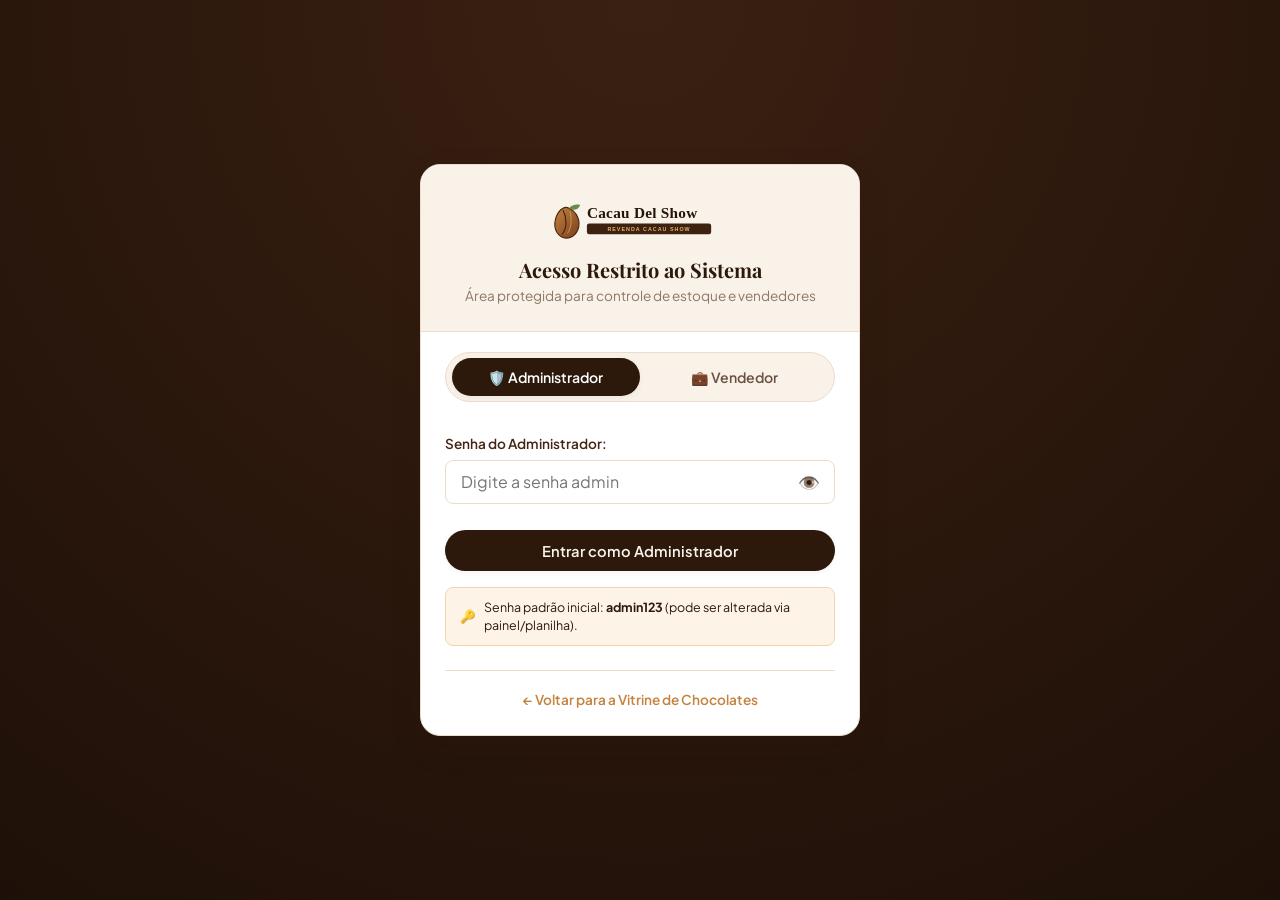
<file: admin.html>
<!DOCTYPE html>
<html lang="pt-BR">
<head>
  <meta charset="UTF-8">
  <meta name="viewport" content="width=device-width, initial-scale=1.0">
  <title>Cacau Del Show - Revenda | Painel Administrativo</title>
  <meta name="description" content="Painel de controle de estoque base e vendedores da revenda Cacau Show.">
  <link rel="stylesheet" href="css/style.css">
  <link rel="icon" type="image/svg+xml" href="assets/images/logo.svg">
</head>
<body>

  <!-- ==================== HEADER ADMIN ==================== -->
  <header class="site-header">
    <div class="container header-inner">
      <a href="admin.html" class="brand-link" title="Cacau Del Show - Revenda">
        <img src="assets/images/logo.svg" alt="Cacau Del Show - Revenda Logo">
      </a>

      <!-- Navegação Interna da Equipe -->
      <nav class="main-nav" aria-label="Navegação da equipe">
        <a href="admin.html" class="nav-link active">Controle de Estoque (Admin)</a>
        <a href="vendedor.html" class="nav-link">Portal do Vendedor</a>
        <a href="index.html" class="nav-link" target="_blank">Ver Vitrine Pública ↗</a>
      </nav>

      <!-- Ações do Cabeçalho -->
      <div class="header-actions">
        <button id="btn-sync-sheets" class="btn btn-outline btn-sm" title="Sincronizar com o Google Planilhas">
          🔄 Sincronizar
        </button>
        <button id="btn-admin-sheets-status" class="sheets-status-pill">
          <span class="status-dot" id="admin-status-dot"></span>
          <span id="admin-status-text">Conectando...</span>
        </button>
        <!-- Perfil e Logout -->
        <button type="button" id="btn-admin-logout" class="btn btn-outline btn-sm" style="color: var(--status-danger);" title="Encerrar sessão de administrador">
          🚪 Sair
        </button>
      </div>
    </div>
  </header>

  <main class="container" style="padding-top: 1.5rem; padding-bottom: 4rem;">
    <!-- ==================== CABEÇALHO DO PAINEL ==================== -->
    <div class="dashboard-header">
      <div>
        <div style="display: inline-block; background: var(--caramel-bg); color: var(--cacao-dark); font-size: 0.78rem; font-weight: 700; padding: 0.2rem 0.65rem; border-radius: var(--radius-pill); margin-bottom: 0.35rem; border: 1px solid var(--caramel-soft);">
          🛡️ ÁREA RESTRITA - PERFIL ADMINISTRADOR
        </div>
        <h2>Controle de Estoque Base & Revenda</h2>
        <p>Administração central do estoque geral da revenda Cacau Show, produtos e acompanhamento de vendedores.</p>
      </div>
      <div style="display: flex; gap: 0.6rem; flex-wrap: wrap;">
        <button type="button" class="btn btn-primary" id="btn-novo-produto">
          + Novo Produto
        </button>
        <button type="button" class="btn btn-secondary" id="btn-novo-vendedor">
          + Novo Vendedor
        </button>
      </div>
    </div>

    <!-- ==================== KPIS / MÉTRICAS PRINCIPAIS ==================== -->
    <section class="kpi-grid">
      <div class="kpi-card">
        <div class="kpi-icon">📦</div>
        <div class="kpi-info">
          <h4>Estoque Base (Loja/Depósito)</h4>
          <div class="kpi-number" id="kpi-estoque-base">0</div>
          <div class="kpi-sub">unidades disponíveis</div>
        </div>
      </div>

      <div class="kpi-card">
        <div class="kpi-icon">💼</div>
        <div class="kpi-info">
          <h4>Com Vendedores</h4>
          <div class="kpi-number" id="kpi-com-vendedores" style="color: var(--caramel-gold);">0</div>
          <div class="kpi-sub">unidades em circulação</div>
        </div>
      </div>

      <div class="kpi-card">
        <div class="kpi-icon">💰</div>
        <div class="kpi-info">
          <h4>Vendas Faturadas</h4>
          <div class="kpi-number" id="kpi-faturamento-total" style="color: var(--status-success);">R$ 0,00</div>
          <div class="kpi-sub" id="kpi-vendas-qtd">0 itens vendidos</div>
        </div>
      </div>

      <div class="kpi-card">
        <div class="kpi-icon">🍫</div>
        <div class="kpi-info">
          <h4>Produtos Ativos</h4>
          <div class="kpi-number" id="kpi-produtos-ativos">0</div>
          <div class="kpi-sub">visíveis no catálogo</div>
        </div>
      </div>
    </section>

    <!-- ==================== ABAS DE NAVEGAÇÃO ADMIN ==================== -->
    <nav class="admin-tabs" aria-label="Abas Administrativas">
      <button class="admin-tab-btn active" data-tab="tab-produtos">📦 Estoque Geral de Produtos</button>
      <button class="admin-tab-btn" data-tab="tab-vendedores">👥 Gestão de Vendedores & Senhas</button>
      <button class="admin-tab-btn" data-tab="tab-historico">📜 Histórico de Movimentações</button>
      <button class="admin-tab-btn" data-tab="tab-planilha">🔗 Integração Google Planilhas & Segurança</button>
    </nav>

    <!-- ==================== ABA 1: PRODUTOS & ESTOQUE GERAL ==================== -->
    <section class="admin-section active" id="tab-produtos">
      <div class="table-card">
        <div class="table-toolbar">
          <div class="search-box" style="max-width: 320px;">
            <span class="search-icon">🔍</span>
            <input type="text" id="admin-search-prod" placeholder="Filtrar por nome, linha ou categoria...">
          </div>
          <div style="font-size: 0.85rem; color: var(--text-muted);" id="admin-prod-count">
            0 produtos cadastrados
          </div>
        </div>

        <div class="data-table-wrapper">
          <table class="data-table" id="tabela-produtos">
            <thead>
              <tr>
                <th style="width: 60px;">Foto</th>
                <th>Nome do Produto Cacau Show</th>
                <th>Linha / Categoria</th>
                <th>Preço Unitário</th>
                <th style="text-align: center;">Estoque Base</th>
                <th style="text-align: center;">Ações Rápidas</th>
              </tr>
            </thead>
            <tbody id="tbody-produtos">
              <!-- Renderizado via JS -->
            </tbody>
          </table>
        </div>
      </div>
    </section>

    <!-- ==================== ABA 2: VENDEDORES & DESEMPENHO ==================== -->
    <section class="admin-section" id="tab-vendedores">
      <div class="table-card">
        <div class="table-toolbar">
          <div style="font-weight: 600; color: var(--cacao-dark);">
            Desempenho & Controle de Senhas dos Vendedores
          </div>
          <button type="button" class="btn btn-outline btn-sm" id="btn-add-vendedor-sec">
            + Cadastrar Novo Vendedor
          </button>
        </div>

        <div class="data-table-wrapper">
          <table class="data-table" id="tabela-vendedores">
            <thead>
              <tr>
                <th>Vendedor</th>
                <th>Telefone</th>
                <th style="text-align: center;">Total Retirado</th>
                <th style="text-align: center;">Total Vendido</th>
                <th style="text-align: center;">Saldo em Mãos (Sacola)</th>
                <th style="text-align: right;">Faturamento Total</th>
                <th style="text-align: center;">Ações & Senha</th>
              </tr>
            </thead>
            <tbody id="tbody-vendedores">
              <!-- Renderizado via JS -->
            </tbody>
          </table>
        </div>
      </div>

      <!-- Detalhes do Vendedor Selecionado -->
      <div id="seller-drilldown-box" style="margin-top: 1.5rem; display: none;" class="table-card">
        <div class="table-toolbar" style="background: var(--caramel-bg);">
          <div style="font-weight: 700; color: var(--cacao-dark);" id="seller-drilldown-title">
            Itens em Mãos com o Vendedor
          </div>
          <button type="button" class="btn btn-outline btn-sm" id="btn-fechar-drilldown">Fechar Detalhes</button>
        </div>
        <div class="data-table-wrapper">
          <table class="data-table">
            <thead>
              <tr>
                <th>Item</th>
                <th>Retirado</th>
                <th>Vendido</th>
                <th>Saldo Restante</th>
                <th>Preço Estimado</th>
              </tr>
            </thead>
            <tbody id="tbody-seller-items">
              <!-- Renderizado via JS -->
            </tbody>
          </table>
        </div>
      </div>
    </section>

    <!-- ==================== ABA 3: HISTÓRICO DE MOVIMENTAÇÕES ==================== -->
    <section class="admin-section" id="tab-historico">
      <div class="table-card">
        <div class="table-toolbar">
          <div style="display: flex; gap: 0.5rem; align-items: center;">
            <label style="font-size: 0.85rem; font-weight: 600;">Filtrar Tipo:</label>
            <select id="select-filtro-historico" class="form-control" style="width: auto; padding: 0.35rem 0.75rem;">
              <option value="todos">Todas as Movimentações</option>
              <option value="retiradas">Apenas Retiradas de Estoque</option>
              <option value="vendas">Apenas Vendas Realizadas</option>
            </select>
          </div>
        </div>

        <div class="data-table-wrapper">
          <table class="data-table" id="tabela-historico">
            <thead>
              <tr>
                <th>Data/Hora</th>
                <th>Tipo</th>
                <th>Vendedor</th>
                <th>Produto</th>
                <th style="text-align: center;">Quantidade</th>
                <th style="text-align: right;">Valor</th>
                <th>Detalhes / Pgto</th>
              </tr>
            </thead>
            <tbody id="tbody-historico">
              <!-- Renderizado via JS -->
            </tbody>
          </table>
        </div>
      </div>
    </section>

    <!-- ==================== ABA 4: CONFIGURAÇÃO PLANILHA & SEGURANÇA ==================== -->
    <section class="admin-section" id="tab-planilha">
      <div style="display: grid; grid-template-columns: 1fr 1fr; gap: 1.5rem;">
        <!-- Configuração Planilha -->
        <div class="table-card" style="padding: 1.5rem;">
          <h3 style="margin-bottom: 0.5rem; color: var(--cacao-dark);">Conexão Google Planilhas</h3>
          <p style="margin-bottom: 1.25rem; font-size: 0.88rem;">
            Vincule sua planilha Google Drive para manter estoques, senhas e vendas sincronizados em tempo real.
          </p>

          <div class="form-group">
            <label for="admin-sheets-url">URL da Web App (Apps Script):</label>
            <input type="url" id="admin-sheets-url" class="form-control" placeholder="https://script.google.com/macros/s/.../exec">
          </div>

          <div style="display: flex; gap: 0.75rem; flex-wrap: wrap; margin-bottom: 1rem;">
            <button type="button" class="btn btn-primary btn-sm" id="btn-testar-salvar-planilha">
              Salvar & Testar Conexão
            </button>
            <button type="button" class="btn btn-outline btn-sm" id="btn-desconectar-planilha">
              Usar Modo Local
            </button>
          </div>

          <div id="admin-sheets-feedback" style="padding: 0.85rem; border-radius: var(--radius-sm); margin-bottom: 1rem; display: none;"></div>

          <a href="google-apps-script/INSTRUCOES_PLANILHA.md" target="_blank" class="btn btn-outline btn-sm" style="width: 100%;">
            📄 Abrir Manual Passo a Passo de Instalação
          </a>
        </div>

        <!-- Alteração de Senha do Administrador -->
        <div class="table-card" style="padding: 1.5rem;">
          <h3 style="margin-bottom: 0.5rem; color: var(--cacao-dark);">Segurança & Senha Admin</h3>
          <p style="margin-bottom: 1.25rem; font-size: 0.88rem;">
            Altere a senha mestre de acesso do perfil Administrador.
          </p>

          <form id="form-alterar-senha-admin">
            <div class="form-group">
              <label for="input-nova-senha-admin">Nova Senha de Administrador:</label>
              <input type="password" id="input-nova-senha-admin" class="form-control" required placeholder="Digite a nova senha">
            </div>

            <div class="form-group">
              <label for="input-confirma-senha-admin">Confirmar Nova Senha:</label>
              <input type="password" id="input-confirma-senha-admin" class="form-control" required placeholder="Repita a nova senha">
            </div>

            <button type="submit" class="btn btn-secondary" style="width: 100%;">
              🔒 Atualizar Senha de Administrador
            </button>
          </form>
        </div>
      </div>
    </section>
  </main>

  <!-- ==================== MODAL: CADASTRO / EDIÇÃO DE PRODUTO ==================== -->
  <dialog id="modal-produto">
    <div class="dialog-content">
      <div class="dialog-header">
        <h3 id="modal-prod-titulo">Cadastrar Produto Cacau Show</h3>
        <button type="button" class="dialog-close" id="modal-prod-fechar">&times;</button>
      </div>
      <form id="form-produto">
        <div class="dialog-body">
          <input type="hidden" id="prod-form-id">

          <div class="form-group">
            <label for="prod-form-nome">Nome do Produto *</label>
            <input type="text" id="prod-form-nome" class="form-control" required placeholder="Ex: Tablete LaCreme Branco 100g">
          </div>

          <div class="form-row">
            <div class="form-group">
              <label for="prod-form-categoria">Linha / Categoria *</label>
              <select id="prod-form-categoria" class="form-control" required>
                <option value="Trufas">Trufas 30g</option>
                <option value="LaCreme">Linha LaCreme</option>
                <option value="Bendito Cacao">Bendito Cacao</option>
                <option value="Presentes">Caixas & Presentes</option>
                <option value="Montebello">Linha Montebello</option>
                <option value="Tabletes">Tabletes Gerais</option>
                <option value="Sazonal">Sazonal / Datas Especiais</option>
              </select>
            </div>

            <div class="form-group">
              <label for="prod-form-preco">Preço de Venda (R$) *</label>
              <input type="number" id="prod-form-preco" class="form-control" required step="0.01" min="0" placeholder="0.00">
            </div>
          </div>

          <div class="form-group">
            <label for="prod-form-estoque">Estoque Inicial na Loja/Depósito *</label>
            <input type="number" id="prod-form-estoque" class="form-control" required min="0" placeholder="Ex: 50">
          </div>

          <div class="form-group">
            <label for="prod-form-descricao">Descrição do Produto</label>
            <textarea id="prod-form-descricao" class="form-control" rows="3" placeholder="Informações de sabor, gramatura, características oficiais Cacau Show..."></textarea>
          </div>

          <div class="form-group">
            <label for="prod-form-imagem">Imagem (URL ou Escolha um Modelo)</label>
            <input type="text" id="prod-form-imagem" class="form-control" placeholder="assets/images/trufa-70.svg">
            <div style="display: flex; gap: 0.4rem; margin-top: 0.5rem; flex-wrap: wrap;">
              <button type="button" class="btn btn-outline btn-sm btn-preset-img" data-img="assets/images/trufa-70.svg">Trufa</button>
              <button type="button" class="btn btn-outline btn-sm btn-preset-img" data-img="assets/images/barra-avelas.svg">Tablete</button>
              <button type="button" class="btn btn-outline btn-sm btn-preset-img" data-img="assets/images/bombom-caramelo.svg">Montebello</button>
              <button type="button" class="btn btn-outline btn-sm btn-preset-img" data-img="assets/images/caixa-presente.svg">Caixa Presente</button>
              <button type="button" class="btn btn-outline btn-sm btn-preset-img" data-img="assets/images/drageas-cacau.svg">Drágeas</button>
              <button type="button" class="btn btn-outline btn-sm btn-preset-img" data-img="assets/images/trufa-maracuja.svg">LaCreme</button>
            </div>
          </div>
        </div>

        <div class="dialog-footer">
          <button type="button" class="btn btn-outline" id="modal-prod-cancelar">Cancelar</button>
          <button type="submit" class="btn btn-primary" id="modal-prod-salvar">Salvar Produto</button>
        </div>
      </form>
    </div>
  </dialog>

  <!-- ==================== MODAL: CADASTRO DE VENDEDOR ==================== -->
  <dialog id="modal-vendedor">
    <div class="dialog-content">
      <div class="dialog-header">
        <h3>Cadastrar Novo Vendedor</h3>
        <button type="button" class="dialog-close" id="modal-vend-fechar">&times;</button>
      </div>
      <form id="form-vendedor">
        <div class="dialog-body">
          <div class="form-group">
            <label for="vend-form-nome">Nome do Vendedor *</label>
            <input type="text" id="vend-form-nome" class="form-control" required placeholder="Ex: Juliana Santos">
          </div>
          <div class="form-group">
            <label for="vend-form-telefone">Telefone / WhatsApp</label>
            <input type="text" id="vend-form-telefone" class="form-control" placeholder="(11) 99999-9999">
          </div>
          <div class="form-group">
            <label for="vend-form-senha">Senha / PIN de Acesso *</label>
            <input type="text" id="vend-form-senha" class="form-control" required value="1234" placeholder="Ex: 1234">
            <small style="color: var(--text-muted);">Esta senha será usada pelo vendedor para acessar a área restrita.</small>
          </div>
        </div>
        <div class="dialog-footer">
          <button type="button" class="btn btn-outline" id="modal-vend-cancelar">Cancelar</button>
          <button type="submit" class="btn btn-primary">Cadastrar Vendedor</button>
        </div>
      </form>
    </div>
  </dialog>

  <!-- ==================== MODAL: ALTERAR SENHA DO VENDEDOR ==================== -->
  <dialog id="modal-senha-vendedor">
    <div class="dialog-content">
      <div class="dialog-header">
        <h3>Alterar Senha do Vendedor</h3>
        <button type="button" class="dialog-close" id="modal-senha-vend-fechar">&times;</button>
      </div>
      <div class="dialog-body">
        <p id="senha-vend-nome" style="font-weight: 700; color: var(--cacao-dark); margin-bottom: 1rem;"></p>
        <input type="hidden" id="senha-vend-id">
        <div class="form-group">
          <label for="senha-vend-nova">Nova Senha / PIN:</label>
          <input type="text" id="senha-vend-nova" class="form-control" required placeholder="Digite a nova senha">
        </div>
      </div>
      <div class="dialog-footer">
        <button type="button" class="btn btn-outline" id="modal-senha-vend-cancelar">Cancelar</button>
        <button type="button" class="btn btn-primary" id="modal-senha-vend-salvar">Atualizar Senha</button>
      </div>
    </div>
  </dialog>

  <!-- ==================== MODAL: AJUSTE RÁPIDO DE ESTOQUE ==================== -->
  <dialog id="modal-ajuste-estoque">
    <div class="dialog-content">
      <div class="dialog-header">
        <h3>Ajustar Estoque Base</h3>
        <button type="button" class="dialog-close" id="modal-ajuste-fechar">&times;</button>
      </div>
      <div class="dialog-body">
        <p id="ajuste-prod-nome" style="font-weight: 700; color: var(--cacao-dark); margin-bottom: 1rem;"></p>
        <div class="form-group">
          <label for="ajuste-novo-estoque">Nova Quantidade no Estoque Geral:</label>
          <input type="number" id="ajuste-novo-estoque" class="form-control" min="0">
        </div>
      </div>
      <div class="dialog-footer">
        <button type="button" class="btn btn-outline" id="modal-ajuste-cancelar">Cancelar</button>
        <button type="button" class="btn btn-primary" id="modal-ajuste-confirmar">Atualizar Estoque</button>
      </div>
    </div>
  </dialog>

  <!-- Scripts -->
  <script src="js/sheets-api.js"></script>
  <script src="js/admin.js"></script>
</body>
</html>
</file>
<file: css/style.css>
/* ==========================================================================
   CACAU DEL SHOW - DESIGN SYSTEM EM CORES TERROSAS
   Chocolates Artesanais & Controle de Estoque
   ========================================================================== */

@import url('https://fonts.googleapis.com/css2?family=Playfair+Display:ital,wght@0,500;0,600;0,700;1,400&family=Plus+Jakarta+Sans:wght@400;500;600;700&display=swap');

:root {
  /* Cores Principais (Tons de Cacau e Caramelo) */
  --cacao-black: #1E1008;
  --cacao-dark: #2D180C;
  --cacao-deep: #442614;
  --cacao-medium: #63391E;
  --cacao-light: #84502E;
  --cacao-warm: #A86D43;

  --caramel-gold: #C4823F;
  --caramel-light: #DE9E5C;
  --caramel-soft: #F4D3A8;
  --caramel-bg: #FDF4E7;

  /* Cores de Fundo e Superfícies (Creme Baunilha e Açúcar Mascavo) */
  --bg-creme: #FAF4EB;
  --bg-creme-subtle: #F4EAE0;
  --surface-card: #FFFFFF;
  --surface-muted: #F8F2E8;
  --border-light: #EBDCCB;
  --border-focus: #C4823F;

  /* Textos */
  --text-primary: #24140B;
  --text-secondary: #6B5242;
  --text-muted: #8F7666;
  --text-inverse: #FAF4EB;

  /* Indicadores e Status */
  --status-success: #2E6F40;
  --status-success-bg: #E8F4EC;
  --status-warning: #B36817;
  --status-warning-bg: #FCF1E3;
  --status-danger: #962F24;
  --status-danger-bg: #FBEBE9;
  --status-info: #355C7D;
  --status-info-bg: #E9F1F7;

  /* Sombras Quentes */
  --shadow-sm: 0 2px 6px rgba(45, 24, 12, 0.05);
  --shadow-md: 0 6px 18px rgba(45, 24, 12, 0.08);
  --shadow-lg: 0 12px 32px rgba(45, 24, 12, 0.12);
  --shadow-glow: 0 0 16px rgba(196, 130, 63, 0.35);

  /* Tipografia */
  --font-serif: 'Playfair Display', Georgia, serif;
  --font-sans: 'Plus Jakarta Sans', system-ui, -apple-system, sans-serif;

  /* Bordas e Transições */
  --radius-sm: 8px;
  --radius-md: 14px;
  --radius-lg: 20px;
  --radius-pill: 9999px;
  --transition: all 0.25s cubic-bezier(0.16, 1, 0.3, 1);
}

/* --------------------------------------------------------------------------
   Reset & Base
   -------------------------------------------------------------------------- */
*, *::before, *::after {
  box-sizing: border-box;
  margin: 0;
  padding: 0;
}

html {
  font-size: 16px;
  scroll-behavior: smooth;
  -webkit-tap-highlight-color: transparent;
}

body {
  font-family: var(--font-sans);
  background-color: var(--bg-creme);
  color: var(--text-primary);
  line-height: 1.5;
  min-height: 100vh;
  display: flex;
  flex-direction: column;
}

img, svg {
  display: block;
  max-width: 100%;
}

a {
  color: inherit;
  text-decoration: none;
}

button, input, select, textarea {
  font-family: inherit;
  font-size: inherit;
  color: inherit;
}

/* --------------------------------------------------------------------------
   Tipografia
   -------------------------------------------------------------------------- */
h1, h2, h3, h4, .brand-title {
  font-family: var(--font-serif);
  color: var(--cacao-dark);
  font-weight: 700;
  line-height: 1.25;
}

h1 { font-size: clamp(2rem, 4vw, 2.8rem); }
h2 { font-size: clamp(1.5rem, 3vw, 2.1rem); }
h3 { font-size: 1.25rem; }

p {
  color: var(--text-secondary);
}

/* --------------------------------------------------------------------------
   Layout Containers
   -------------------------------------------------------------------------- */
.container {
  width: 100%;
  max-width: 1240px;
  margin: 0 auto;
  padding: 0 1.25rem;
}

/* --------------------------------------------------------------------------
   Header & Navegação
   -------------------------------------------------------------------------- */
.site-header {
  position: sticky;
  top: 0;
  z-index: 100;
  background: rgba(250, 244, 235, 0.95);
  backdrop-filter: blur(12px);
  -webkit-backdrop-filter: blur(12px);
  border-bottom: 1px solid var(--border-light);
  box-shadow: var(--shadow-sm);
  transition: var(--transition);
}

.header-inner {
  display: flex;
  align-items: center;
  justify-content: space-between;
  padding: 0.85rem 0;
  gap: 1rem;
}

.brand-link {
  display: flex;
  align-items: center;
  gap: 0.75rem;
}

.brand-link img {
  height: 48px;
  width: auto;
}

.main-nav {
  display: flex;
  align-items: center;
  gap: 0.5rem;
}

.nav-link {
  display: inline-flex;
  align-items: center;
  gap: 0.4rem;
  padding: 0.55rem 0.95rem;
  border-radius: var(--radius-pill);
  font-weight: 500;
  font-size: 0.92rem;
  color: var(--cacao-deep);
  transition: var(--transition);
}

.nav-link:hover {
  background: var(--bg-creme-subtle);
  color: var(--cacao-black);
}

.nav-link.active {
  background: var(--cacao-dark);
  color: var(--text-inverse);
}

.nav-link .badge-tag {
  background: var(--caramel-gold);
  color: #FFF;
  font-size: 0.75rem;
  padding: 0.15rem 0.45rem;
  border-radius: var(--radius-pill);
  font-weight: 700;
}

.header-actions {
  display: flex;
  align-items: center;
  gap: 0.6rem;
}

/* Status de Conexão com Google Sheets */
.sheets-status-pill {
  display: inline-flex;
  align-items: center;
  gap: 0.4rem;
  padding: 0.35rem 0.75rem;
  background: var(--surface-card);
  border: 1px solid var(--border-light);
  border-radius: var(--radius-pill);
  font-size: 0.78rem;
  font-weight: 600;
  color: var(--cacao-medium);
  cursor: pointer;
  transition: var(--transition);
}

.sheets-status-pill:hover {
  border-color: var(--caramel-gold);
}

.status-dot {
  width: 8px;
  height: 8px;
  border-radius: 50%;
  background-color: var(--status-warning);
}

.status-dot.connected {
  background-color: var(--status-success);
  box-shadow: 0 0 6px rgba(46, 111, 64, 0.6);
}

.status-dot.error {
  background-color: var(--status-danger);
}

/* --------------------------------------------------------------------------
   Botões Estilizados
   -------------------------------------------------------------------------- */
.btn {
  display: inline-flex;
  align-items: center;
  justify-content: center;
  gap: 0.5rem;
  padding: 0.65rem 1.25rem;
  border-radius: var(--radius-pill);
  font-weight: 600;
  font-size: 0.92rem;
  cursor: pointer;
  border: 1px solid transparent;
  transition: var(--transition);
  white-space: nowrap;
  user-select: none;
}

.btn-primary {
  background: var(--cacao-dark);
  color: var(--text-inverse);
  box-shadow: var(--shadow-sm);
}

.btn-primary:hover {
  background: var(--cacao-deep);
  transform: translateY(-1px);
  box-shadow: var(--shadow-md);
}

.btn-secondary {
  background: var(--caramel-gold);
  color: #FFF;
}

.btn-secondary:hover {
  background: var(--cacao-light);
  transform: translateY(-1px);
}

.btn-outline {
  background: transparent;
  border-color: var(--border-light);
  color: var(--cacao-deep);
}

.btn-outline:hover {
  background: var(--surface-card);
  border-color: var(--caramel-gold);
  color: var(--cacao-dark);
}

.btn-success {
  background: var(--status-success);
  color: #FFF;
}

.btn-success:hover {
  background: #235532;
}

.btn-danger {
  background: var(--status-danger);
  color: #FFF;
}

.btn-sm {
  padding: 0.4rem 0.85rem;
  font-size: 0.82rem;
}

.btn-lg {
  padding: 0.85rem 1.75rem;
  font-size: 1.05rem;
}

.btn-icon {
  width: 40px;
  height: 40px;
  padding: 0;
  border-radius: 50%;
}

.btn:disabled {
  opacity: 0.55;
  cursor: not-allowed;
  transform: none !important;
}

/* --------------------------------------------------------------------------
   Hero Section (Vitrine)
   -------------------------------------------------------------------------- */
.hero-section {
  position: relative;
  background: linear-gradient(135deg, #3A2012 0%, #24130A 100%);
  color: var(--text-inverse);
  padding: 3.5rem 0 4rem;
  overflow: hidden;
  border-bottom: 3px solid var(--caramel-gold);
}

.hero-section::before {
  content: '';
  position: absolute;
  top: -40%;
  right: -10%;
  width: 500px;
  height: 500px;
  background: radial-gradient(circle, rgba(196, 130, 63, 0.22) 0%, transparent 70%);
  border-radius: 50%;
  pointer-events: none;
}

.hero-grid {
  display: grid;
  grid-template-columns: 1.2fr 0.8fr;
  align-items: center;
  gap: 2.5rem;
}

.hero-content h1 {
  color: #FFFDF9;
  margin-bottom: 0.85rem;
}

.hero-subtitle {
  font-size: 1.15rem;
  color: #E6D2C0;
  margin-bottom: 1.75rem;
  max-width: 540px;
}

.hero-badges {
  display: flex;
  flex-wrap: wrap;
  gap: 0.75rem;
  margin-top: 1.5rem;
}

.hero-badge-item {
  display: inline-flex;
  align-items: center;
  gap: 0.4rem;
  padding: 0.35rem 0.85rem;
  background: rgba(255, 255, 255, 0.08);
  border: 1px solid rgba(255, 255, 255, 0.15);
  border-radius: var(--radius-pill);
  font-size: 0.82rem;
  color: #F7E9DC;
}

.hero-image-wrapper {
  display: flex;
  justify-content: center;
  position: relative;
}

.hero-featured-card {
  background: rgba(255, 255, 255, 0.06);
  backdrop-filter: blur(8px);
  border: 1px solid rgba(255, 255, 255, 0.12);
  border-radius: var(--radius-lg);
  padding: 1.5rem;
  text-align: center;
  box-shadow: var(--shadow-lg);
  max-width: 320px;
}

.hero-featured-card img {
  border-radius: var(--radius-md);
  margin-bottom: 1rem;
  box-shadow: var(--shadow-md);
}

/* --------------------------------------------------------------------------
   Filtros & Busca
   -------------------------------------------------------------------------- */
.catalog-controls {
  padding: 2rem 0 1rem;
  display: flex;
  flex-direction: column;
  gap: 1.25rem;
}

.search-and-stock {
  display: flex;
  align-items: center;
  justify-content: space-between;
  flex-wrap: wrap;
  gap: 1rem;
}

.search-box {
  position: relative;
  flex: 1;
  min-width: 260px;
  max-width: 480px;
}

.search-box input {
  width: 100%;
  padding: 0.75rem 1rem 0.75rem 2.8rem;
  background: var(--surface-card);
  border: 1px solid var(--border-light);
  border-radius: var(--radius-pill);
  font-size: 0.95rem;
  transition: var(--transition);
}

.search-box input:focus {
  outline: none;
  border-color: var(--caramel-gold);
  box-shadow: 0 0 0 3px rgba(196, 130, 63, 0.15);
}

.search-icon {
  position: absolute;
  left: 1rem;
  top: 50%;
  transform: translateY(-50%);
  color: var(--text-muted);
  pointer-events: none;
}

.category-pills {
  display: flex;
  align-items: center;
  gap: 0.5rem;
  overflow-x: auto;
  padding-bottom: 0.5rem;
  scrollbar-width: thin;
}

.pill-btn {
  padding: 0.45rem 1.15rem;
  border-radius: var(--radius-pill);
  background: var(--surface-card);
  border: 1px solid var(--border-light);
  font-size: 0.88rem;
  font-weight: 500;
  color: var(--cacao-deep);
  cursor: pointer;
  white-space: nowrap;
  transition: var(--transition);
}

.pill-btn:hover {
  border-color: var(--caramel-gold);
  background: var(--caramel-bg);
}

.pill-btn.active {
  background: var(--cacao-dark);
  color: var(--text-inverse);
  border-color: var(--cacao-dark);
}

/* --------------------------------------------------------------------------
   Grade de Produtos (Vitrine Pública)
   -------------------------------------------------------------------------- */
.product-grid {
  display: grid;
  grid-template-columns: repeat(auto-fill, minmax(280px, 1fr));
  gap: 1.75rem;
  padding: 1.5rem 0 3.5rem;
}

.product-card {
  background: var(--surface-card);
  border-radius: var(--radius-lg);
  border: 1px solid var(--border-light);
  overflow: hidden;
  display: flex;
  flex-direction: column;
  transition: var(--transition);
  position: relative;
  box-shadow: var(--shadow-sm);
}

.product-card:hover {
  transform: translateY(-4px);
  box-shadow: var(--shadow-lg);
  border-color: var(--caramel-soft);
}

.product-img-holder {
  position: relative;
  background: var(--surface-muted);
  height: 220px;
  overflow: hidden;
  display: flex;
  align-items: center;
  justify-content: center;
}

.product-img-holder img {
  width: 100%;
  height: 100%;
  object-fit: cover;
  transition: transform 0.4s ease;
}

.product-card:hover .product-img-holder img {
  transform: scale(1.05);
}

.category-tag {
  position: absolute;
  top: 0.85rem;
  left: 0.85rem;
  background: rgba(45, 24, 12, 0.85);
  backdrop-filter: blur(4px);
  color: #FFF;
  font-size: 0.72rem;
  font-weight: 700;
  text-transform: uppercase;
  letter-spacing: 0.5px;
  padding: 0.25rem 0.65rem;
  border-radius: var(--radius-pill);
}

.stock-badge {
  position: absolute;
  top: 0.85rem;
  right: 0.85rem;
  font-size: 0.72rem;
  font-weight: 700;
  padding: 0.25rem 0.65rem;
  border-radius: var(--radius-pill);
  box-shadow: 0 2px 4px rgba(0, 0, 0, 0.1);
}

.stock-in {
  background: var(--status-success-bg);
  color: var(--status-success);
  border: 1px solid rgba(46, 111, 64, 0.2);
}

.stock-low {
  background: var(--status-warning-bg);
  color: var(--status-warning);
  border: 1px solid rgba(179, 104, 23, 0.2);
}

.stock-out {
  background: var(--status-danger-bg);
  color: var(--status-danger);
  border: 1px solid rgba(150, 47, 36, 0.2);
}

.product-body {
  padding: 1.25rem;
  display: flex;
  flex-direction: column;
  flex: 1;
}

.product-title {
  font-size: 1.15rem;
  margin-bottom: 0.45rem;
  color: var(--cacao-dark);
}

.product-desc {
  font-size: 0.88rem;
  color: var(--text-secondary);
  margin-bottom: 1.1rem;
  line-height: 1.4;
  flex: 1;
  display: -webkit-box;
  -webkit-line-clamp: 2;
  -webkit-box-orient: vertical;
  overflow: hidden;
}

.product-footer {
  display: flex;
  align-items: center;
  justify-content: space-between;
  margin-top: auto;
  padding-top: 0.75rem;
  border-top: 1px dashed var(--border-light);
}

.product-price {
  font-family: var(--font-serif);
  font-size: 1.35rem;
  font-weight: 700;
  color: var(--cacao-deep);
}

.product-price small {
  font-size: 0.8rem;
  font-weight: 500;
  color: var(--text-muted);
}

/* --------------------------------------------------------------------------
   Painel Administrativo & Dashboard
   -------------------------------------------------------------------------- */
.dashboard-header {
  padding: 2rem 0 1.25rem;
  display: flex;
  align-items: center;
  justify-content: space-between;
  flex-wrap: wrap;
  gap: 1rem;
  border-bottom: 1px solid var(--border-light);
}

.kpi-grid {
  display: grid;
  grid-template-columns: repeat(auto-fit, minmax(220px, 1fr));
  gap: 1.25rem;
  margin: 1.75rem 0;
}

.kpi-card {
  background: var(--surface-card);
  padding: 1.35rem;
  border-radius: var(--radius-md);
  border: 1px solid var(--border-light);
  box-shadow: var(--shadow-sm);
  display: flex;
  align-items: flex-start;
  gap: 1rem;
}

.kpi-icon {
  width: 48px;
  height: 48px;
  border-radius: 12px;
  background: var(--caramel-bg);
  color: var(--caramel-gold);
  display: flex;
  align-items: center;
  justify-content: center;
  font-size: 1.4rem;
  flex-shrink: 0;
}

.kpi-info h4 {
  font-family: var(--font-sans);
  font-size: 0.82rem;
  font-weight: 600;
  color: var(--text-muted);
  text-transform: uppercase;
  letter-spacing: 0.5px;
}

.kpi-number {
  font-family: var(--font-serif);
  font-size: 1.85rem;
  font-weight: 700;
  color: var(--cacao-dark);
  margin-top: 0.2rem;
}

.kpi-sub {
  font-size: 0.78rem;
  color: var(--text-secondary);
  margin-top: 0.2rem;
}

/* Abas de Navegação Admin */
.admin-tabs {
  display: flex;
  border-bottom: 2px solid var(--border-light);
  gap: 0.5rem;
  margin-bottom: 1.5rem;
  overflow-x: auto;
}

.admin-tab-btn {
  padding: 0.85rem 1.4rem;
  background: none;
  border: none;
  border-bottom: 3px solid transparent;
  font-weight: 600;
  font-size: 0.95rem;
  color: var(--text-secondary);
  cursor: pointer;
  white-space: nowrap;
  transition: var(--transition);
  margin-bottom: -2px;
}

.admin-tab-btn:hover {
  color: var(--cacao-dark);
}

.admin-tab-btn.active {
  color: var(--cacao-dark);
  border-bottom-color: var(--caramel-gold);
}

.admin-section {
  display: none;
}

.admin-section.active {
  display: block;
  animation: fadeIn 0.3s ease;
}

/* --------------------------------------------------------------------------
   Tabelas Responsivas
   -------------------------------------------------------------------------- */
.table-card {
  background: var(--surface-card);
  border-radius: var(--radius-md);
  border: 1px solid var(--border-light);
  box-shadow: var(--shadow-sm);
  overflow: hidden;
}

.table-toolbar {
  padding: 1rem 1.25rem;
  display: flex;
  align-items: center;
  justify-content: space-between;
  flex-wrap: wrap;
  gap: 0.75rem;
  background: var(--surface-muted);
  border-bottom: 1px solid var(--border-light);
}

.data-table-wrapper {
  overflow-x: auto;
  -webkit-overflow-scrolling: touch;
}

.data-table {
  width: 100%;
  border-collapse: collapse;
  font-size: 0.9rem;
  text-align: left;
}

.data-table th {
  background: var(--surface-muted);
  padding: 0.85rem 1rem;
  font-weight: 600;
  color: var(--cacao-deep);
  border-bottom: 1px solid var(--border-light);
  white-space: nowrap;
}

.data-table td {
  padding: 0.95rem 1rem;
  border-bottom: 1px solid var(--border-light);
  color: var(--text-primary);
  vertical-align: middle;
}

.data-table tr:hover td {
  background: rgba(253, 244, 231, 0.4);
}

.table-thumb {
  width: 44px;
  height: 44px;
  border-radius: var(--radius-sm);
  object-fit: cover;
  border: 1px solid var(--border-light);
}

.actions-cell {
  display: flex;
  align-items: center;
  gap: 0.4rem;
}

/* --------------------------------------------------------------------------
   Painel do Vendedor (Mobile-First / PDV)
   -------------------------------------------------------------------------- */
.seller-header {
  background: linear-gradient(135deg, #4A2E1B 0%, #2A1810 100%);
  color: #FFF;
  padding: 1.5rem 0;
  border-bottom: 3px solid var(--caramel-gold);
}

.seller-profile-bar {
  display: flex;
  align-items: center;
  justify-content: space-between;
  flex-wrap: wrap;
  gap: 1rem;
}

.seller-select-box {
  display: flex;
  align-items: center;
  gap: 0.75rem;
}

.seller-select-box select {
  padding: 0.55rem 1rem;
  background: rgba(255, 255, 255, 0.15);
  border: 1px solid rgba(255, 255, 255, 0.3);
  color: #FFF;
  border-radius: var(--radius-pill);
  font-weight: 600;
  outline: none;
}

.seller-select-box select option {
  background: #FFF;
  color: var(--cacao-dark);
}

.seller-stats-strip {
  display: grid;
  grid-template-columns: repeat(auto-fit, minmax(130px, 1fr));
  gap: 0.75rem;
  margin-top: 1.25rem;
}

.seller-stat-chip {
  background: rgba(255, 255, 255, 0.1);
  padding: 0.75rem;
  border-radius: var(--radius-md);
  text-align: center;
  border: 1px solid rgba(255, 255, 255, 0.15);
}

.seller-stat-chip span {
  display: block;
  font-size: 0.72rem;
  color: #EBDCCB;
  text-transform: uppercase;
  font-weight: 600;
}

.seller-stat-chip strong {
  display: block;
  font-size: 1.25rem;
  color: #FFF;
  font-family: var(--font-serif);
}

/* Nav Abas Vendedor */
.seller-nav-tabs {
  display: grid;
  grid-template-columns: repeat(4, 1fr);
  background: var(--surface-card);
  border-bottom: 2px solid var(--border-light);
  margin-bottom: 1.5rem;
  position: sticky;
  top: 65px;
  z-index: 50;
  box-shadow: var(--shadow-sm);
}

.seller-tab-btn {
  padding: 0.85rem 0.5rem;
  background: none;
  border: none;
  border-bottom: 3px solid transparent;
  font-weight: 600;
  font-size: 0.85rem;
  color: var(--text-secondary);
  cursor: pointer;
  text-align: center;
  transition: var(--transition);
}

.seller-tab-btn.active {
  color: var(--cacao-dark);
  border-bottom-color: var(--caramel-gold);
  background: var(--caramel-bg);
}

/* Cards da Sacola do Vendedor */
.bag-item-card {
  background: var(--surface-card);
  border: 1px solid var(--border-light);
  border-radius: var(--radius-md);
  padding: 1.15rem;
  margin-bottom: 1rem;
  display: flex;
  align-items: center;
  justify-content: space-between;
  gap: 1rem;
  box-shadow: var(--shadow-sm);
}

.bag-item-info {
  display: flex;
  align-items: center;
  gap: 1rem;
}

.bag-item-info img {
  width: 56px;
  height: 56px;
  border-radius: var(--radius-sm);
  object-fit: cover;
}

.bag-stock-counter {
  text-align: right;
}

.bag-stock-counter .qty-number {
  font-family: var(--font-serif);
  font-size: 1.5rem;
  font-weight: 700;
  color: var(--caramel-gold);
}

/* --------------------------------------------------------------------------
   Modais / Dialogs Modernos
   -------------------------------------------------------------------------- */
dialog {
  border: none;
  border-radius: var(--radius-lg);
  padding: 0;
  max-width: 540px;
  width: 90vw;
  background: var(--surface-card);
  box-shadow: var(--shadow-lg);
  margin: auto;
}

dialog::backdrop {
  background: rgba(30, 16, 8, 0.6);
  backdrop-filter: blur(4px);
}

.dialog-content {
  display: flex;
  flex-direction: column;
}

.dialog-header {
  padding: 1.25rem 1.5rem;
  background: var(--surface-muted);
  border-bottom: 1px solid var(--border-light);
  display: flex;
  align-items: center;
  justify-content: space-between;
}

.dialog-header h3 {
  color: var(--cacao-dark);
}

.dialog-close {
  background: none;
  border: none;
  font-size: 1.5rem;
  cursor: pointer;
  color: var(--text-muted);
  line-height: 1;
  padding: 0.2rem;
  border-radius: 50%;
  transition: var(--transition);
}

.dialog-close:hover {
  color: var(--cacao-dark);
  background: var(--border-light);
}

.dialog-body {
  padding: 1.5rem;
  max-height: 75vh;
  overflow-y: auto;
}

.dialog-footer {
  padding: 1rem 1.5rem;
  background: var(--surface-muted);
  border-top: 1px solid var(--border-light);
  display: flex;
  align-items: center;
  justify-content: flex-end;
  gap: 0.75rem;
}

/* Formulários */
.form-group {
  margin-bottom: 1.15rem;
}

.form-group label {
  display: block;
  font-size: 0.85rem;
  font-weight: 600;
  color: var(--cacao-deep);
  margin-bottom: 0.35rem;
}

.form-control {
  width: 100%;
  padding: 0.65rem 0.95rem;
  border: 1px solid var(--border-light);
  border-radius: var(--radius-sm);
  background: #FFF;
  color: var(--text-primary);
  transition: var(--transition);
}

.form-control:focus {
  outline: none;
  border-color: var(--caramel-gold);
  box-shadow: 0 0 0 3px rgba(196, 130, 63, 0.15);
}

.form-row {
  display: grid;
  grid-template-columns: 1fr 1fr;
  gap: 1rem;
}

/* Contador de Quantidade Rápido (+ / -) */
.quantity-picker {
  display: inline-flex;
  align-items: center;
  border: 1px solid var(--border-light);
  border-radius: var(--radius-pill);
  background: #FFF;
  overflow: hidden;
}

.qty-btn {
  width: 38px;
  height: 38px;
  background: var(--surface-muted);
  border: none;
  font-size: 1.2rem;
  font-weight: 700;
  color: var(--cacao-dark);
  cursor: pointer;
  transition: var(--transition);
  display: flex;
  align-items: center;
  justify-content: center;
}

.qty-btn:hover {
  background: var(--caramel-soft);
}

.qty-input {
  width: 50px;
  text-align: center;
  border: none;
  font-weight: 700;
  font-size: 1.05rem;
  color: var(--cacao-dark);
  outline: none;
}

/* --------------------------------------------------------------------------
   Carrinho Lateral / Sacola de Interesses (Vitrine)
   -------------------------------------------------------------------------- */
.cart-drawer {
  position: fixed;
  top: 0;
  right: -420px;
  width: 100%;
  max-width: 400px;
  height: 100vh;
  background: var(--surface-card);
  box-shadow: var(--shadow-lg);
  z-index: 1000;
  display: flex;
  flex-direction: column;
  transition: right 0.35s cubic-bezier(0.16, 1, 0.3, 1);
  border-left: 2px solid var(--border-light);
}

.cart-drawer.open {
  right: 0;
}

.cart-backdrop {
  position: fixed;
  inset: 0;
  background: rgba(30, 16, 8, 0.5);
  backdrop-filter: blur(3px);
  z-index: 999;
  opacity: 0;
  visibility: hidden;
  transition: var(--transition);
}

.cart-backdrop.open {
  opacity: 1;
  visibility: visible;
}

.cart-header {
  padding: 1.25rem 1.5rem;
  background: var(--cacao-dark);
  color: #FFF;
  display: flex;
  align-items: center;
  justify-content: space-between;
}

.cart-items-list {
  flex: 1;
  overflow-y: auto;
  padding: 1.25rem;
}

.cart-item {
  display: flex;
  align-items: center;
  gap: 0.85rem;
  padding-bottom: 1rem;
  margin-bottom: 1rem;
  border-bottom: 1px solid var(--border-light);
}

.cart-item img {
  width: 50px;
  height: 50px;
  border-radius: var(--radius-sm);
  object-fit: cover;
}

.cart-item-details {
  flex: 1;
}

.cart-footer {
  padding: 1.25rem 1.5rem;
  background: var(--surface-muted);
  border-top: 1px solid var(--border-light);
}

.cart-total-row {
  display: flex;
  align-items: center;
  justify-content: space-between;
  margin-bottom: 1rem;
  font-size: 1.15rem;
  font-weight: 700;
  color: var(--cacao-dark);
}

/* --------------------------------------------------------------------------
   Toast Notifications
   -------------------------------------------------------------------------- */
.toast-container {
  position: fixed;
  bottom: 1.5rem;
  right: 1.5rem;
  z-index: 2000;
  display: flex;
  flex-direction: column;
  gap: 0.65rem;
  pointer-events: none;
}

.toast {
  background: var(--cacao-dark);
  color: #FFF;
  padding: 0.85rem 1.25rem;
  border-radius: var(--radius-md);
  box-shadow: var(--shadow-lg);
  display: flex;
  align-items: center;
  gap: 0.75rem;
  font-size: 0.9rem;
  border-left: 4px solid var(--caramel-gold);
  pointer-events: auto;
  animation: slideInRight 0.3s cubic-bezier(0.16, 1, 0.3, 1);
  max-width: 360px;
}

.toast.toast-success {
  border-left-color: var(--status-success);
}

.toast.toast-danger {
  border-left-color: var(--status-danger);
}

/* --------------------------------------------------------------------------
   Mobile Navigation Bar (Fixa no Rodapé para Celular)
   -------------------------------------------------------------------------- */
.mobile-bottom-bar {
  display: none;
  position: fixed;
  bottom: 0;
  left: 0;
  right: 0;
  background: #FFF;
  border-top: 1px solid var(--border-light);
  box-shadow: 0 -4px 12px rgba(45, 24, 12, 0.08);
  z-index: 90;
  padding: 0.4rem 0.5rem calc(0.4rem + env(safe-area-inset-bottom));
}

.mobile-bottom-inner {
  display: flex;
  justify-content: space-around;
  align-items: center;
}

.mobile-nav-btn {
  display: flex;
  flex-direction: column;
  align-items: center;
  gap: 0.2rem;
  font-size: 0.72rem;
  font-weight: 600;
  color: var(--text-secondary);
  padding: 0.3rem 0.6rem;
  border-radius: var(--radius-sm);
  transition: var(--transition);
}

.mobile-nav-btn.active {
  color: var(--caramel-gold);
}

.mobile-nav-btn svg {
  width: 22px;
  height: 22px;
}

/* --------------------------------------------------------------------------
   Footer
   -------------------------------------------------------------------------- */
.site-footer {
  margin-top: auto;
  background: var(--cacao-black);
  color: #D6C3B3;
  padding: 3rem 0 2rem;
  border-top: 4px solid var(--caramel-gold);
  font-size: 0.9rem;
}

.footer-grid {
  display: grid;
  grid-template-columns: 1.5fr 1fr 1fr;
  gap: 2rem;
  margin-bottom: 2rem;
}

.footer-brand h3 {
  color: #FFF;
  margin-bottom: 0.5rem;
}

.footer-col h4 {
  color: var(--caramel-light);
  font-family: var(--font-sans);
  font-size: 0.95rem;
  margin-bottom: 0.85rem;
  text-transform: uppercase;
  letter-spacing: 0.5px;
}

.footer-links {
  list-style: none;
  display: flex;
  flex-direction: column;
  gap: 0.45rem;
}

.footer-links a:hover {
  color: #FFF;
  text-decoration: underline;
}

.footer-bottom {
  text-align: center;
  padding-top: 1.5rem;
  border-top: 1px solid rgba(255, 255, 255, 0.1);
  font-size: 0.8rem;
  color: #9E8879;
}

/* --------------------------------------------------------------------------
   Animações
   -------------------------------------------------------------------------- */
@keyframes fadeIn {
  from { opacity: 0; transform: translateY(6px); }
  to { opacity: 1; transform: translateY(0); }
}

@keyframes slideInRight {
  from { opacity: 0; transform: translateX(40px); }
  to { opacity: 1; transform: translateX(0); }
}

/* --------------------------------------------------------------------------
   Responsividade Mobile (Smartphones & Tablets)
   -------------------------------------------------------------------------- */
@media (max-width: 900px) {
  .hero-grid {
    grid-template-columns: 1fr;
    text-align: center;
  }
  .hero-subtitle {
    margin-left: auto;
    margin-right: auto;
  }
  .hero-badges {
    justify-content: center;
  }
  .footer-grid {
    grid-template-columns: 1fr;
    gap: 1.5rem;
  }
}

@media (max-width: 768px) {
  body {
    padding-bottom: 60px; /* Espaço para a barra mobile fixa */
  }

  .mobile-bottom-bar {
    display: block;
  }

  .main-nav {
    display: none; /* Usa a barra inferior no mobile */
  }

  .header-actions .sheets-status-pill span:not(.status-dot) {
    display: none; /* Deixa apenas a bolinha verde no celular */
  }

  .seller-nav-tabs {
    grid-template-columns: repeat(2, 1fr);
  }

  .form-row {
    grid-template-columns: 1fr;
  }

  .kpi-grid {
    grid-template-columns: 1fr 1fr;
  }

  .product-grid {
    grid-template-columns: repeat(auto-fill, minmax(230px, 1fr));
    gap: 1.1rem;
  }

  .product-img-holder {
    height: 180px;
  }
}

@media (max-width: 480px) {
  .kpi-grid {
    grid-template-columns: 1fr;
  }
  
  .product-grid {
    grid-template-columns: 1fr;
  }
}
</file>
